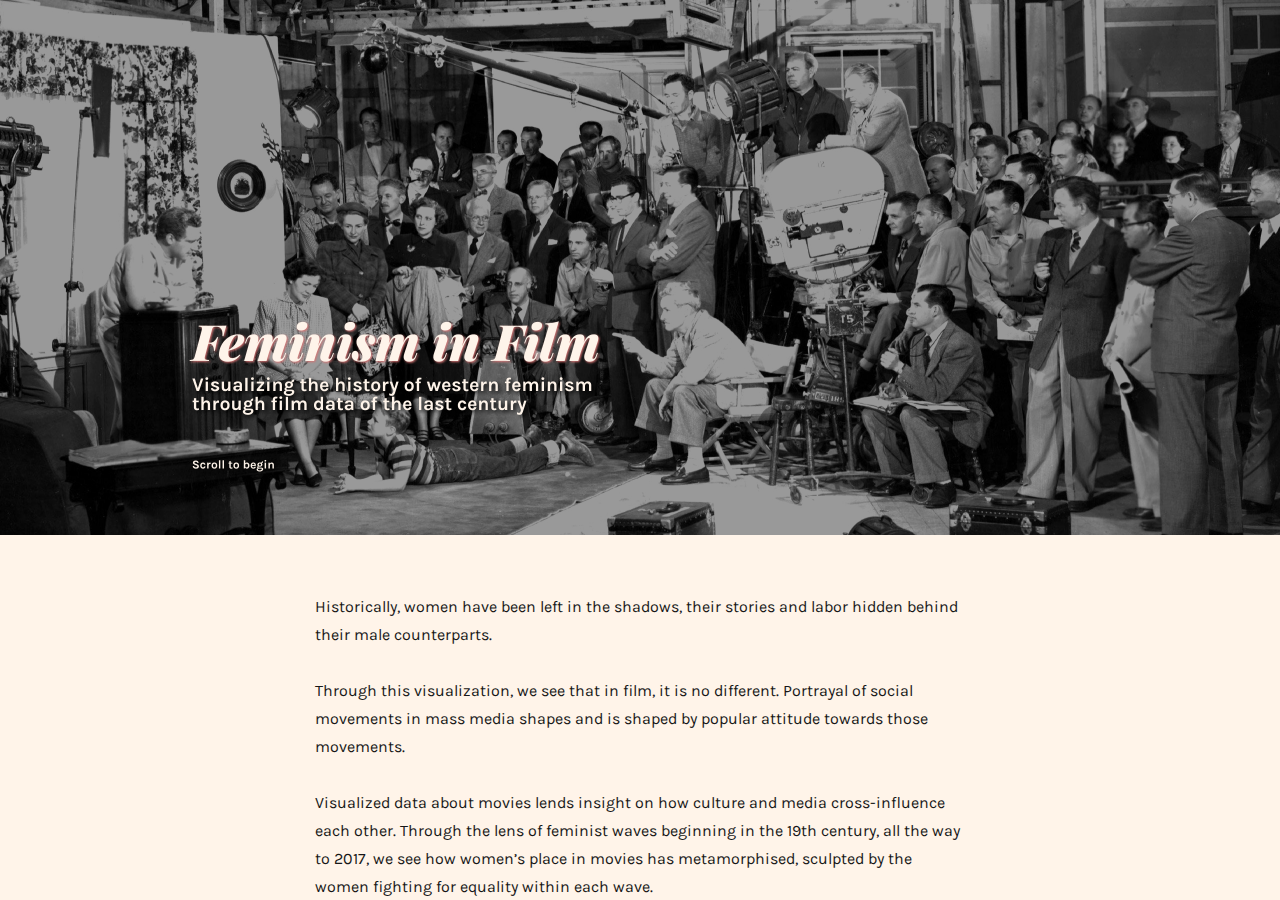
<file: index.html>
<!DOCTYPE html>
<html>

<head>
  <title>Feminism in Film</title>
  <style type="text/css">
    html {
      overflow: auto;
    }

    html,
    body,
    div,
    iframe {
      margin: 0px;
      padding: 0px;
      height: 100%;
      border: none;
    }

    iframe {
      display: block;
      width: 100%;
      border: none;
      overflow-y: auto;
      overflow-x: hidden;
    }
  </style>
</head>

<body>
  <iframe src="final_vis/index.html" frameborder="0" marginheight="0" marginwidth="0" width="100%" height="100%" scrolling="auto">
  </iframe>

</body>

</html>
</file>
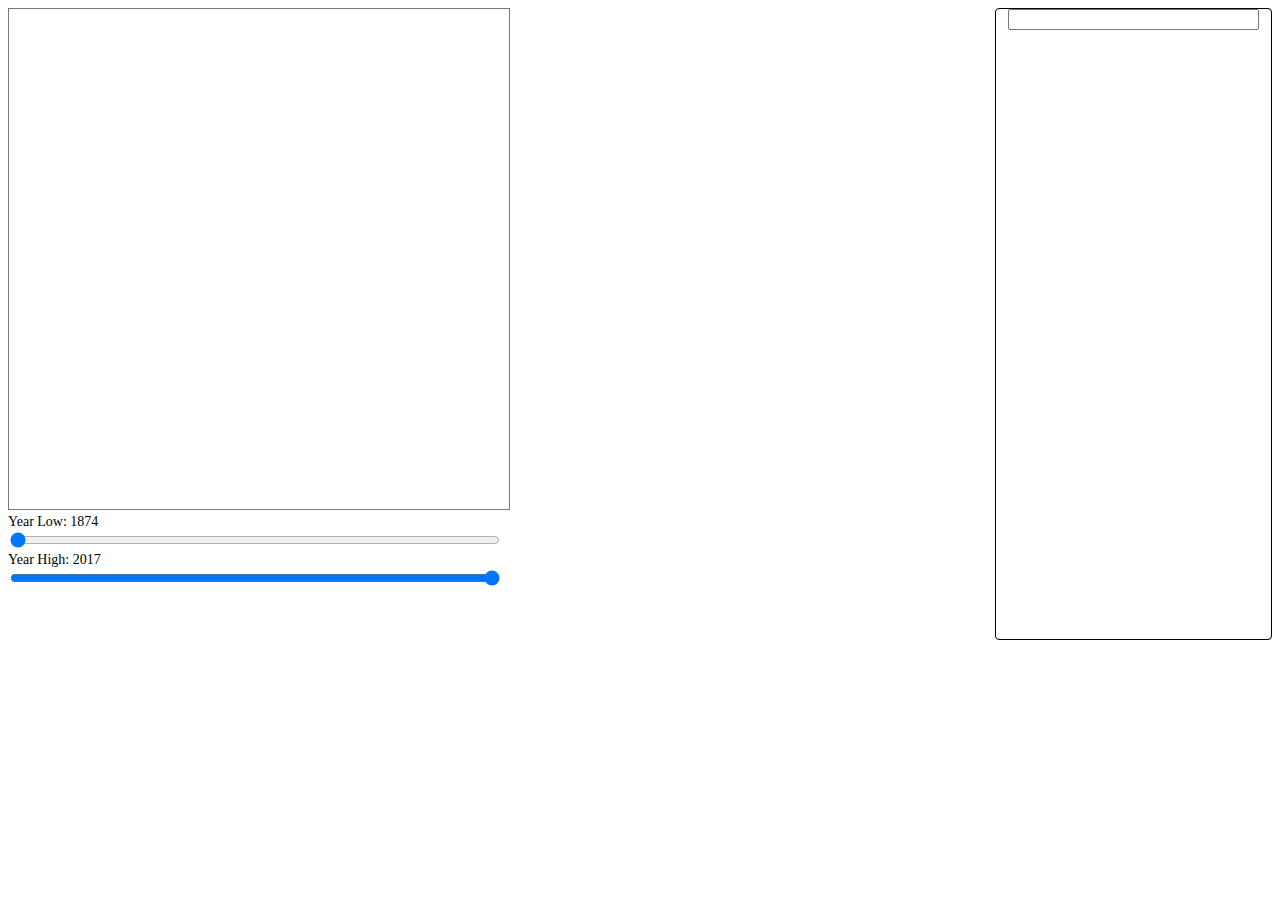
<file: exploration_vis/index.html>
<!DOCTYPE HTML>
<html lang="en">

<head>
  <meta charset="UTF-8">
  <title>Exploration</title>
  <link rel="stylesheet" href="./style.css">
</head>

<body>
  <div class="explore-div-justgraphs">
    <div id=leftcol>
      <svg id="heatmap_svg" class="heatmap" width="500" height="500" style="border: 1px solid #777;" />
      <div class="controls-container">
        <label for="year-low" id="year-low-label">Year Low: 1874</label>
        <input class="date-slider" id="year-low" type="range" min="1920" max="2017" step="1" value="1920" oninput="buildHeatMap.changeYearLow(this.value)">
        <label for="year-high" id="year-high-label">Year High: 2017</label>
        <input class="date-slider" id="year-high" type="range" min="1920" max="2017" step="1" value="2017" oninput="buildHeatMap.changeYearHigh(this.value)">
      </div>
    </div>
    <div id=rightcol>
      <input type="text" id="searchbox" oninput="buildHeatMap.changeSearch(this.value)">
      <div class="tagfilter" />
    </div>
  </div>
</body>

<script src="//d3js.org/d3.v5.min.js"></script>
<script src="./main.js"></script>

</html>
</file>
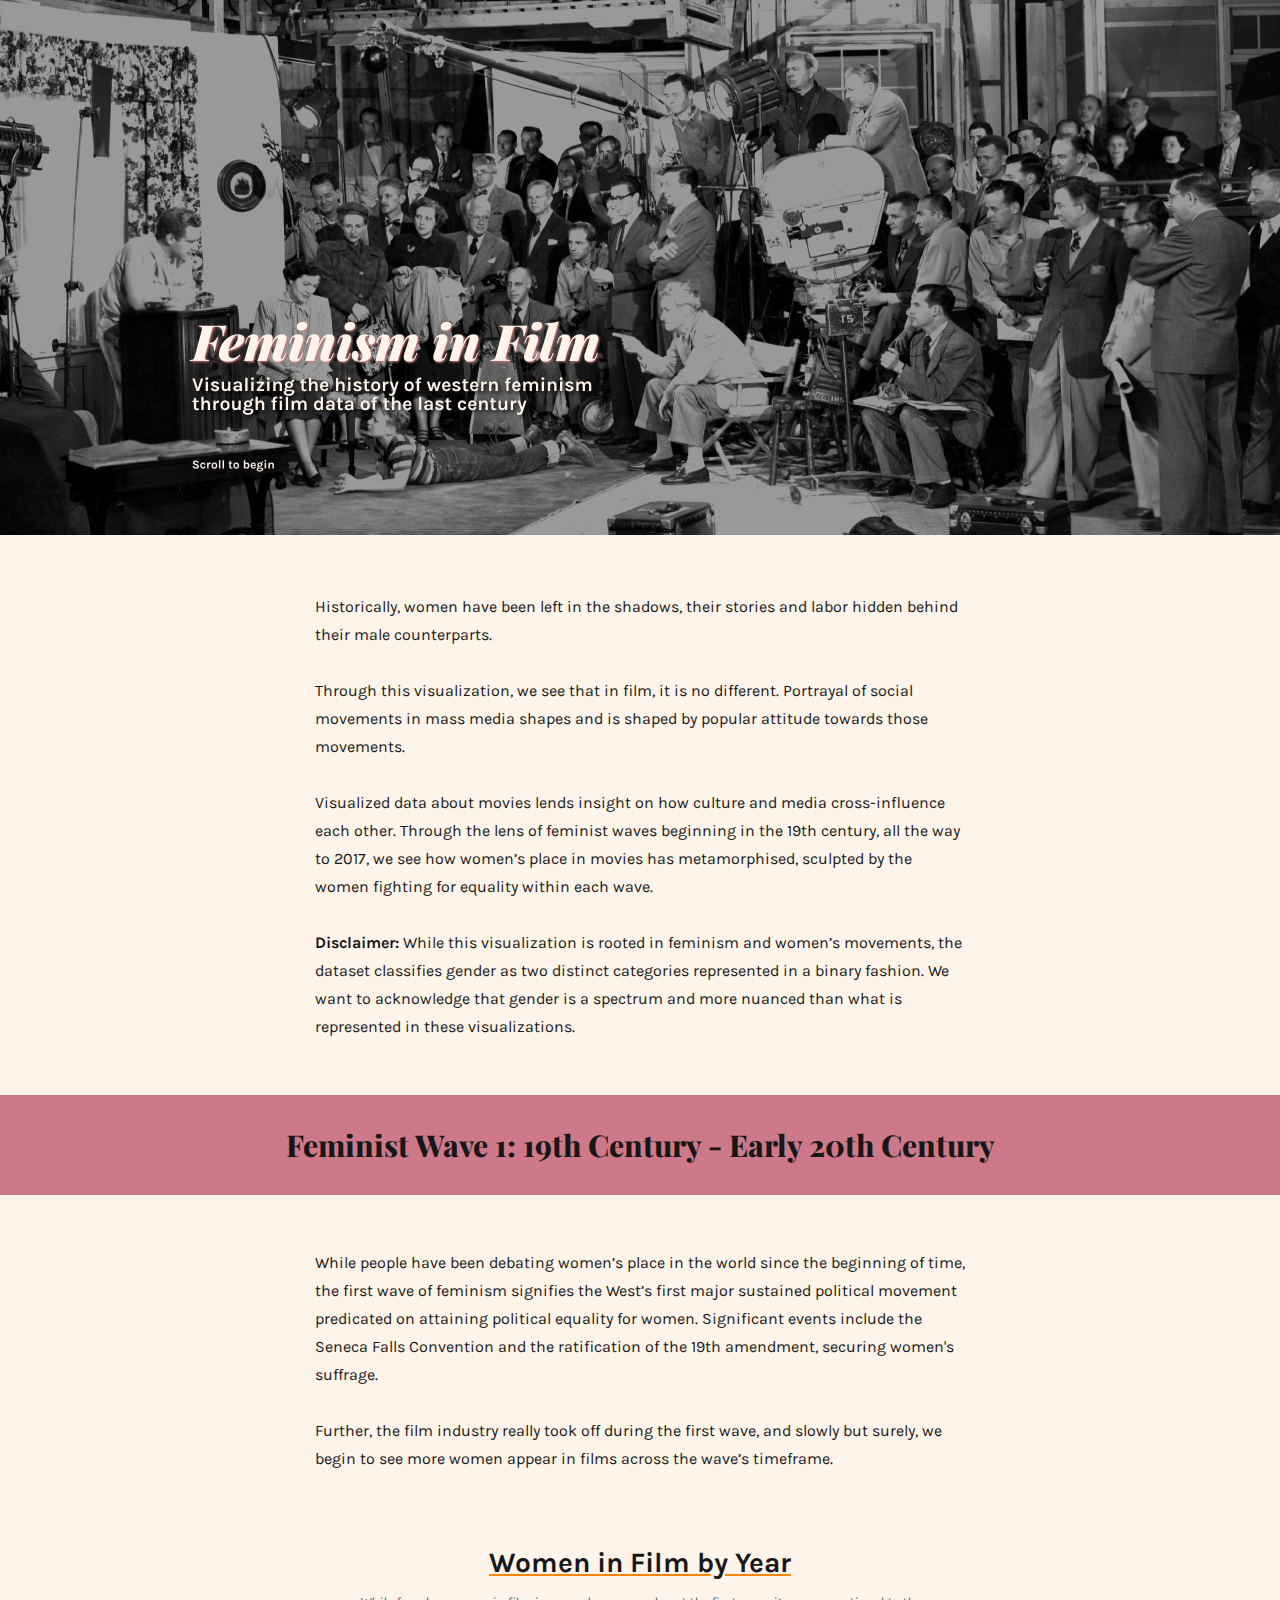
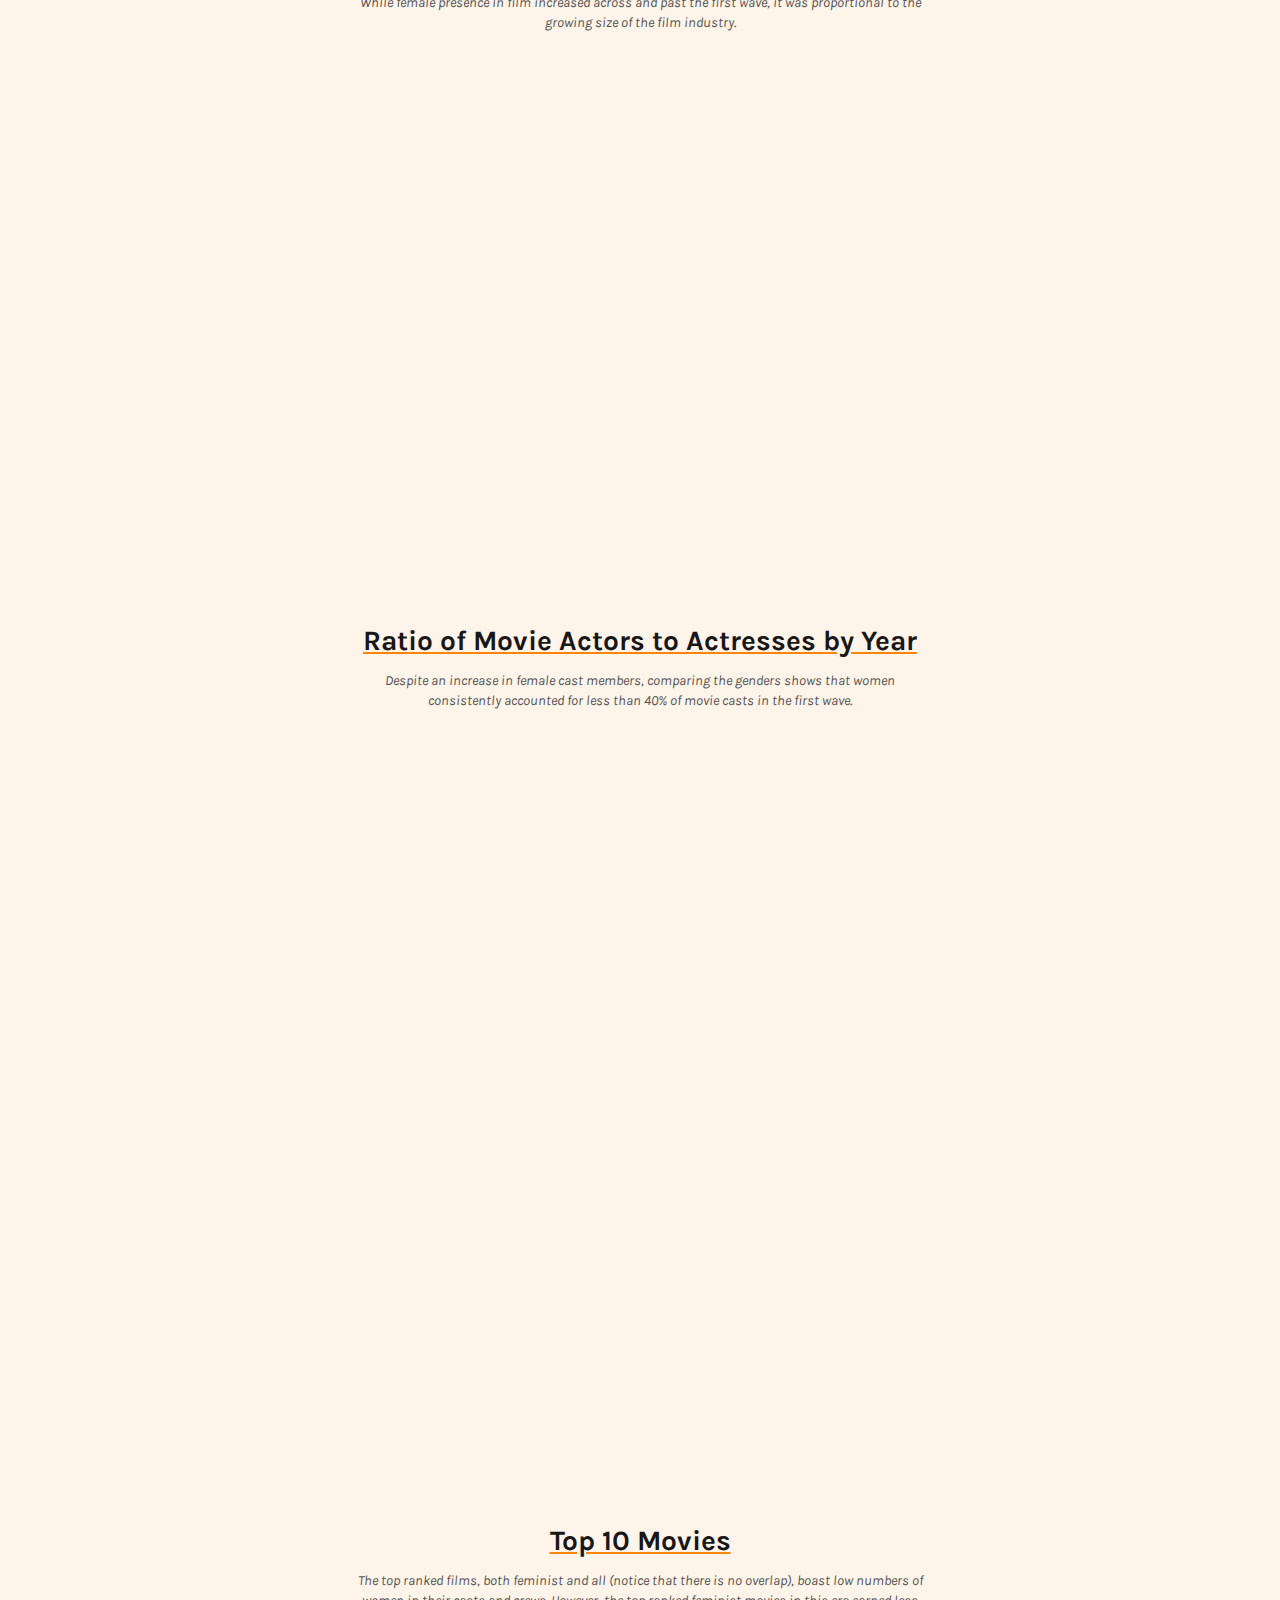
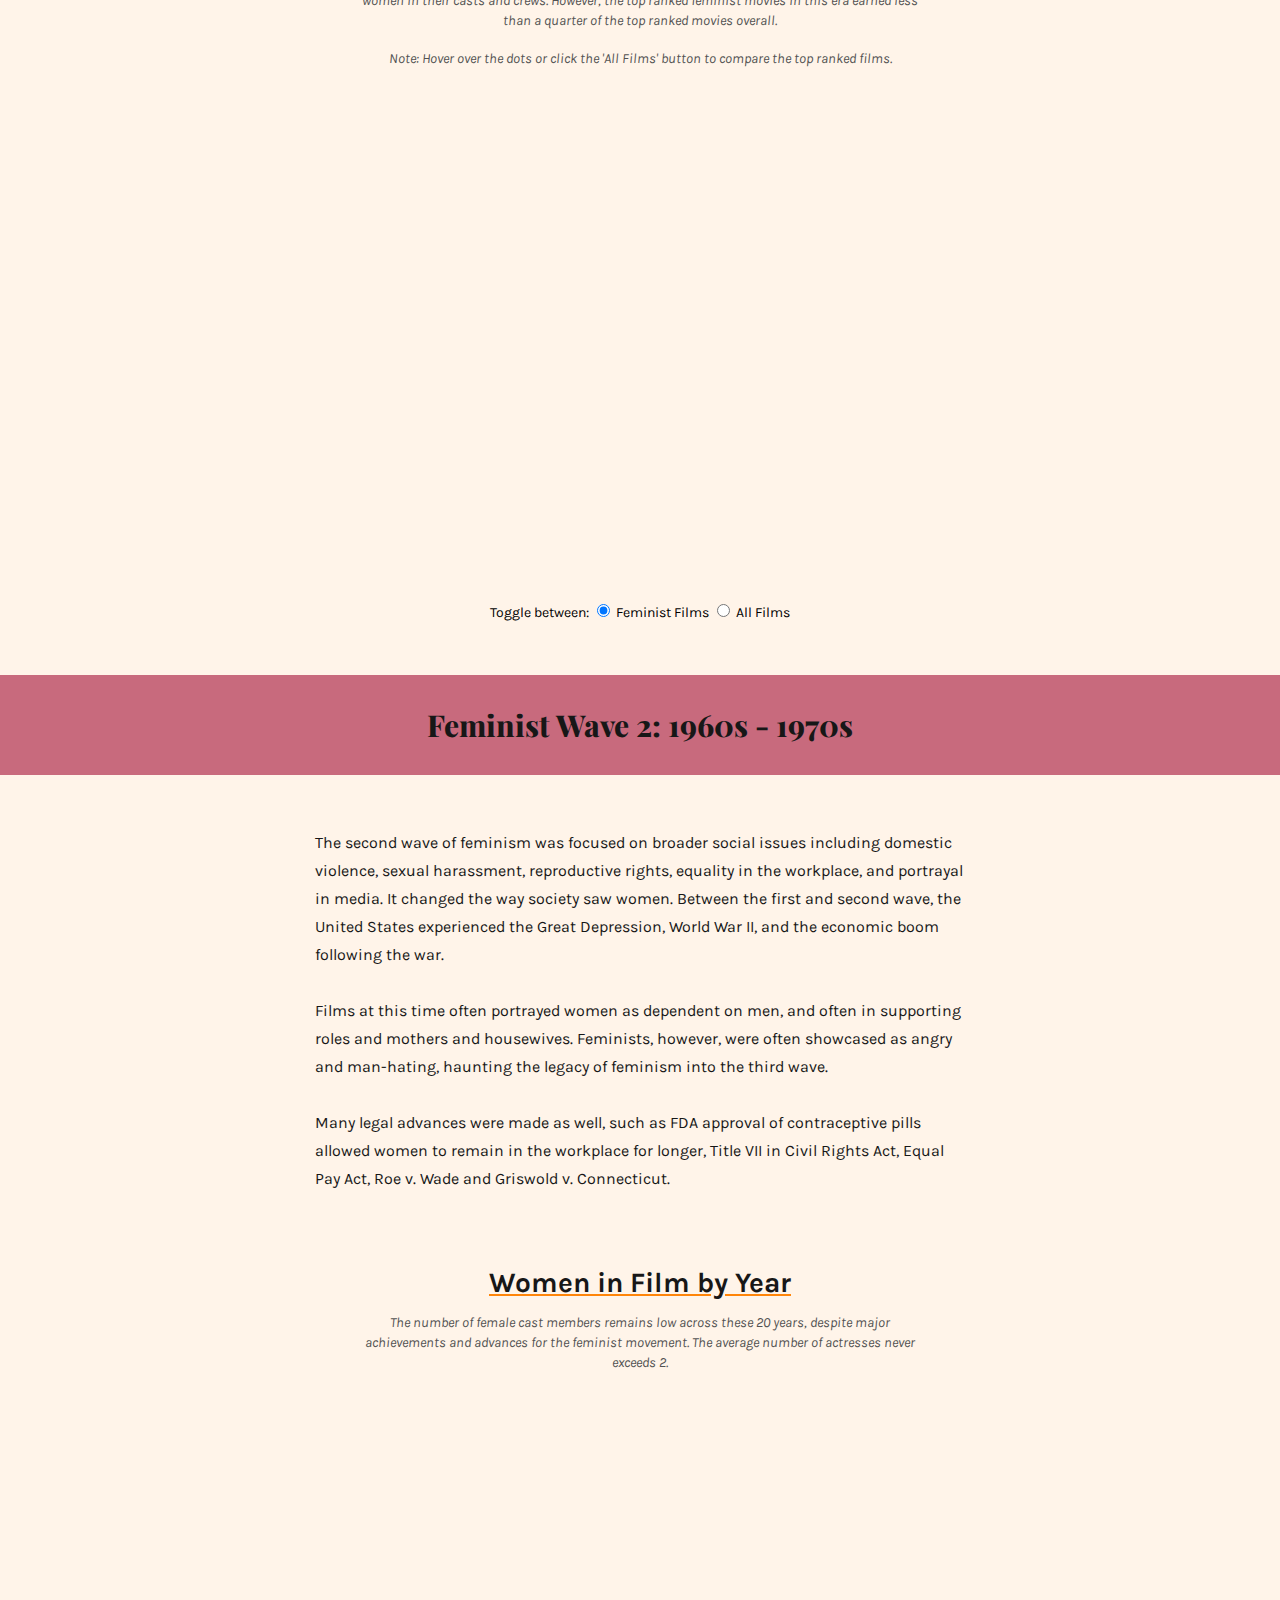
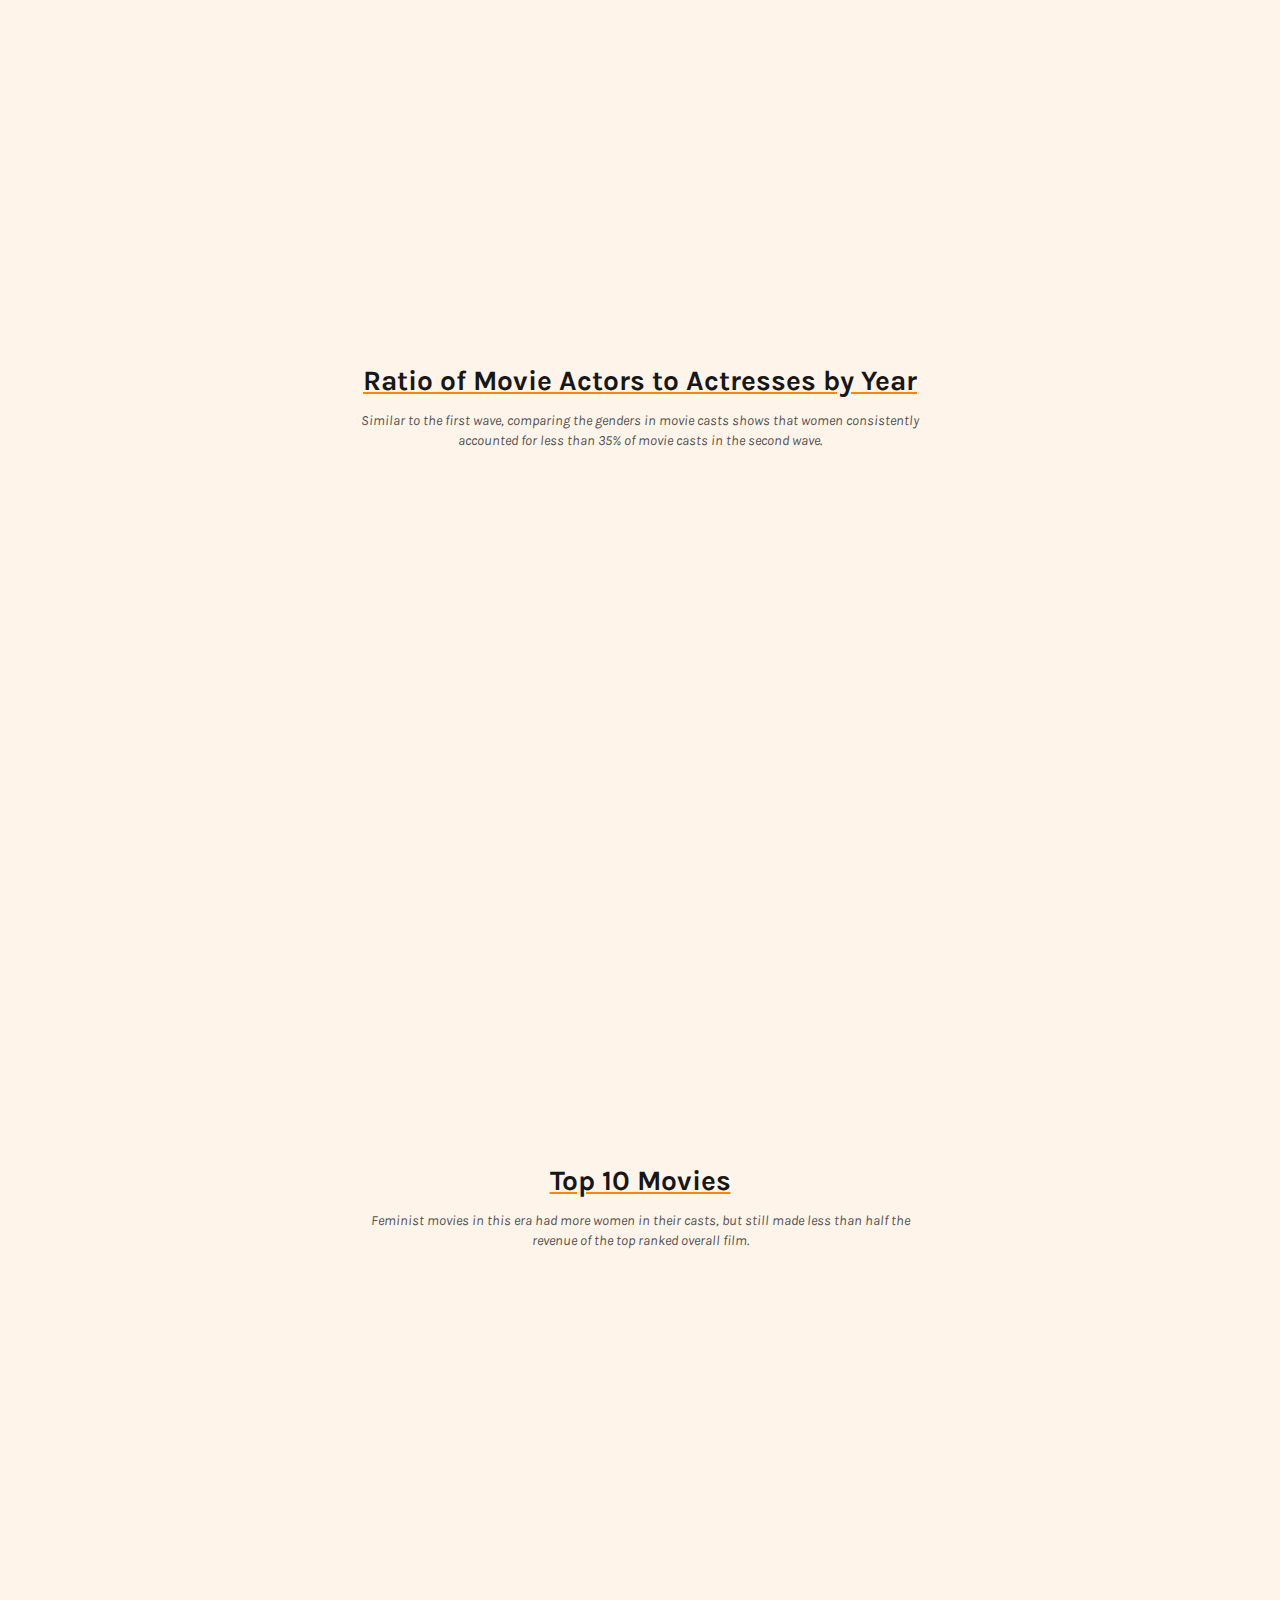
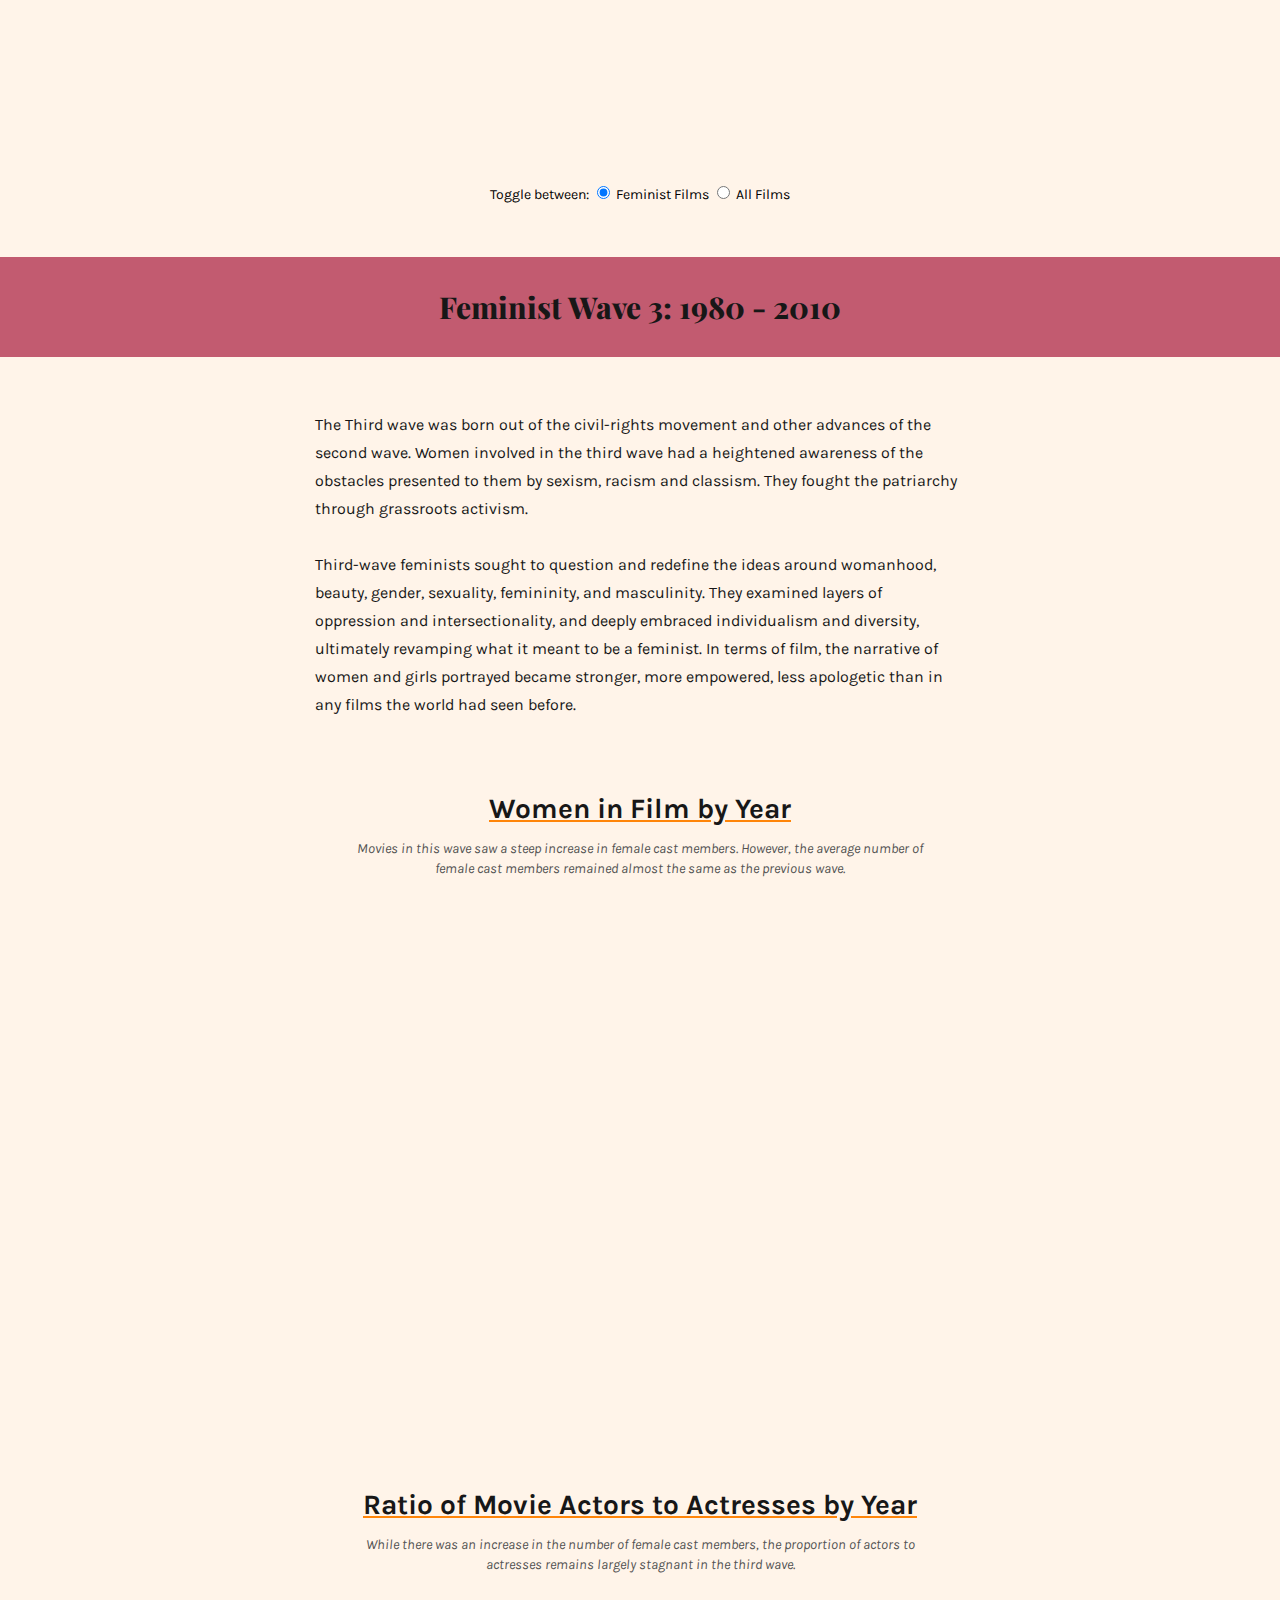
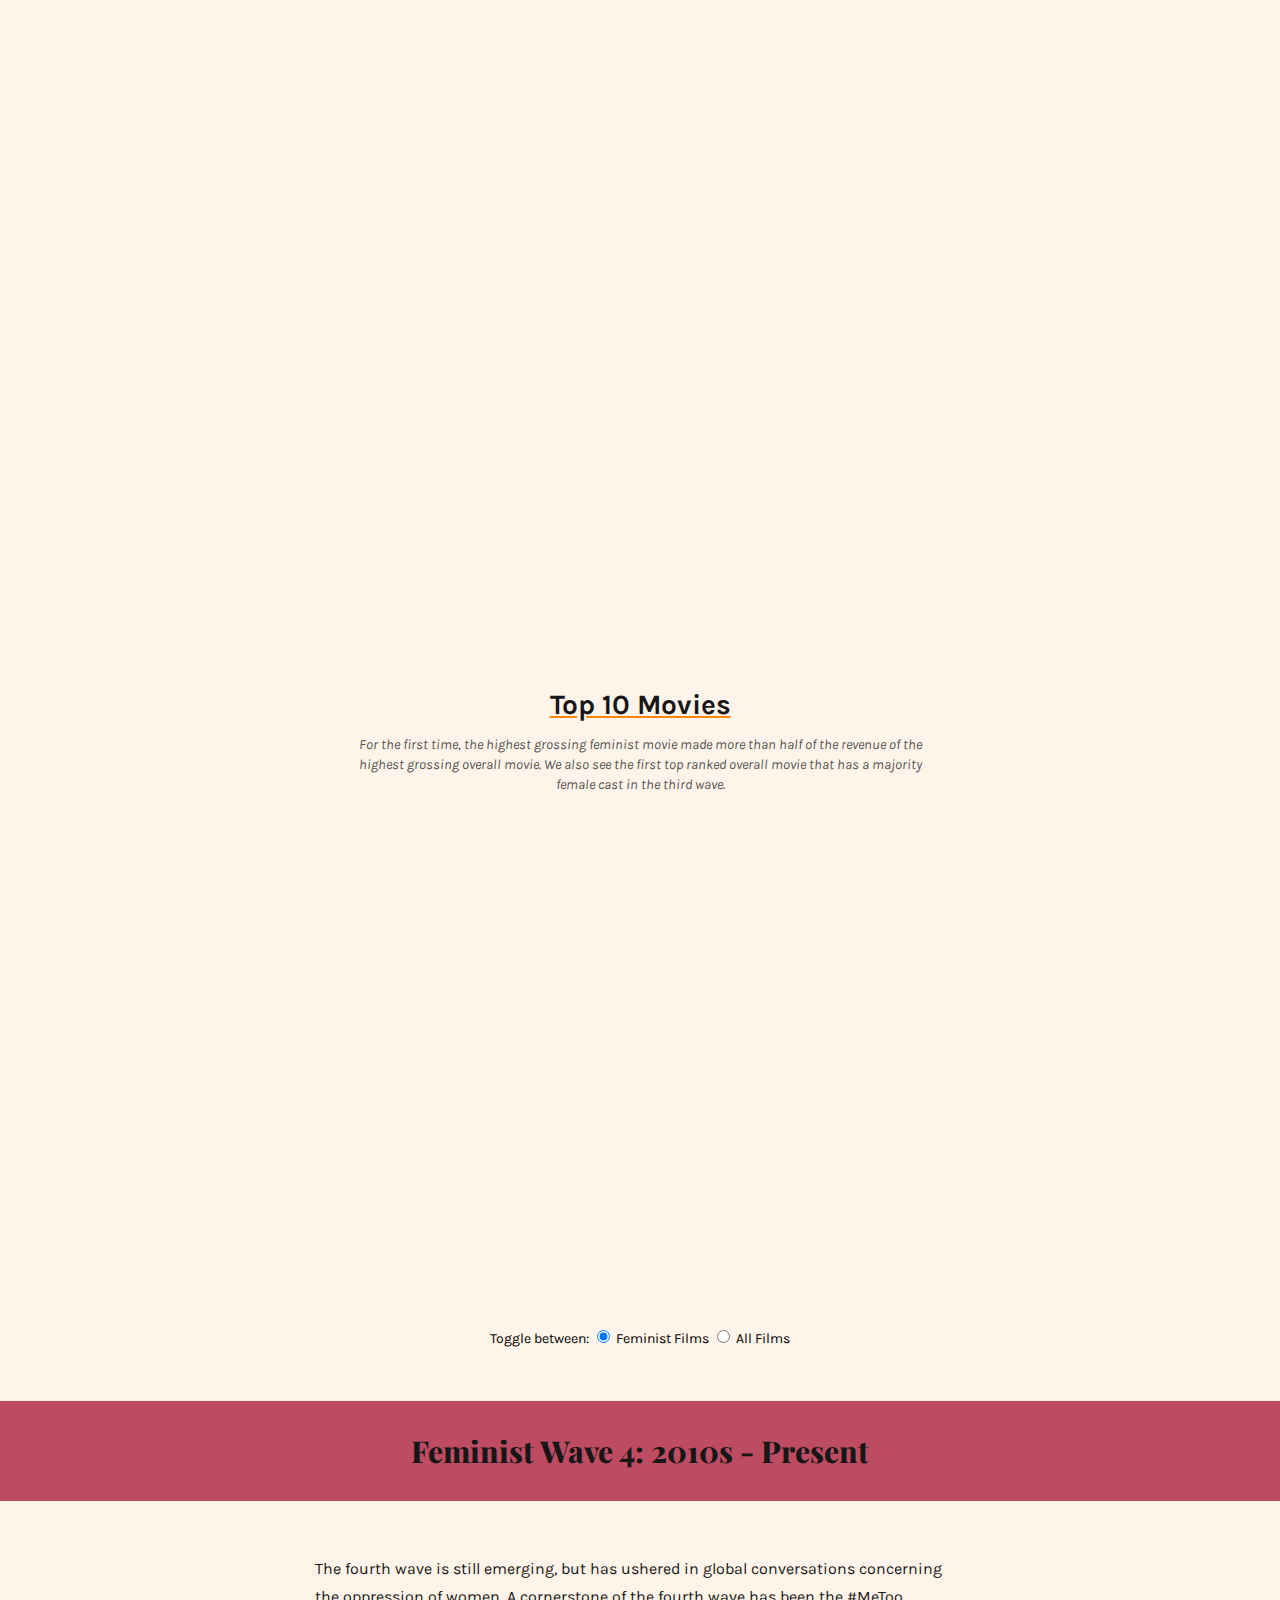
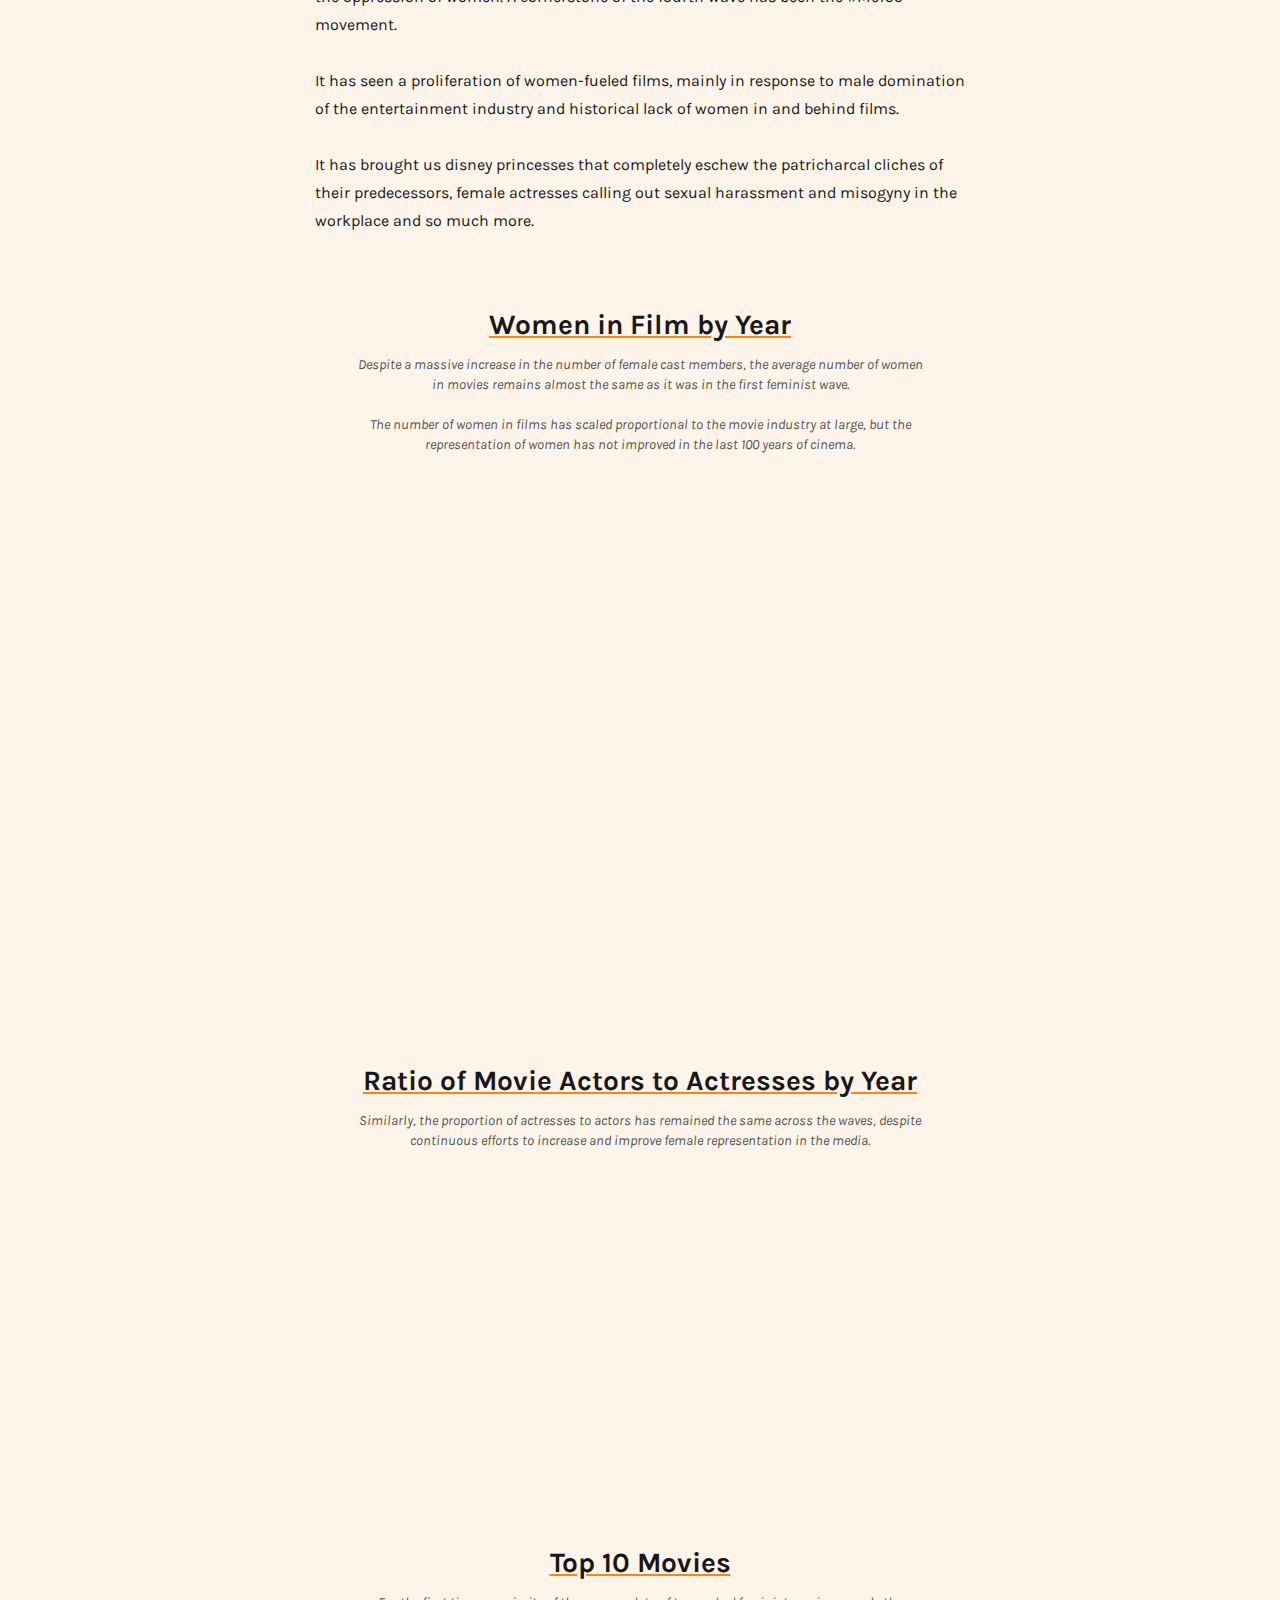
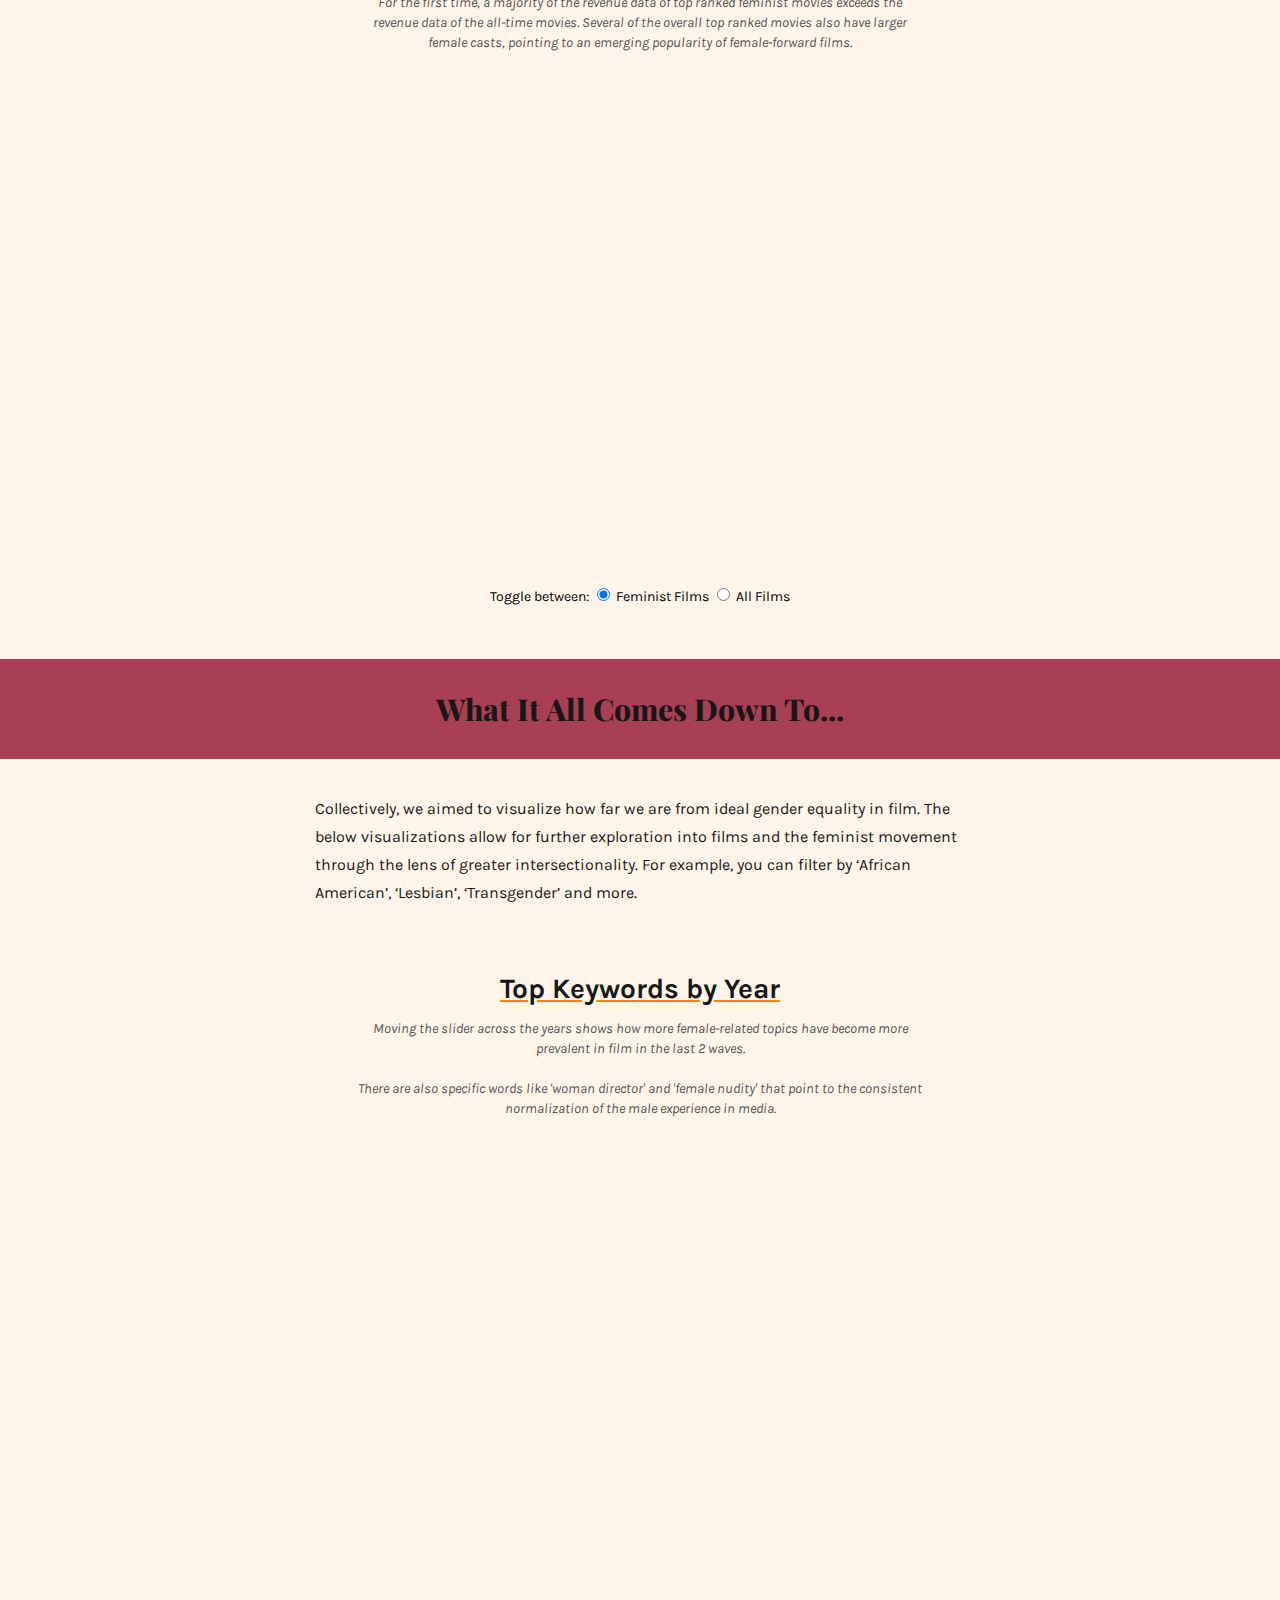
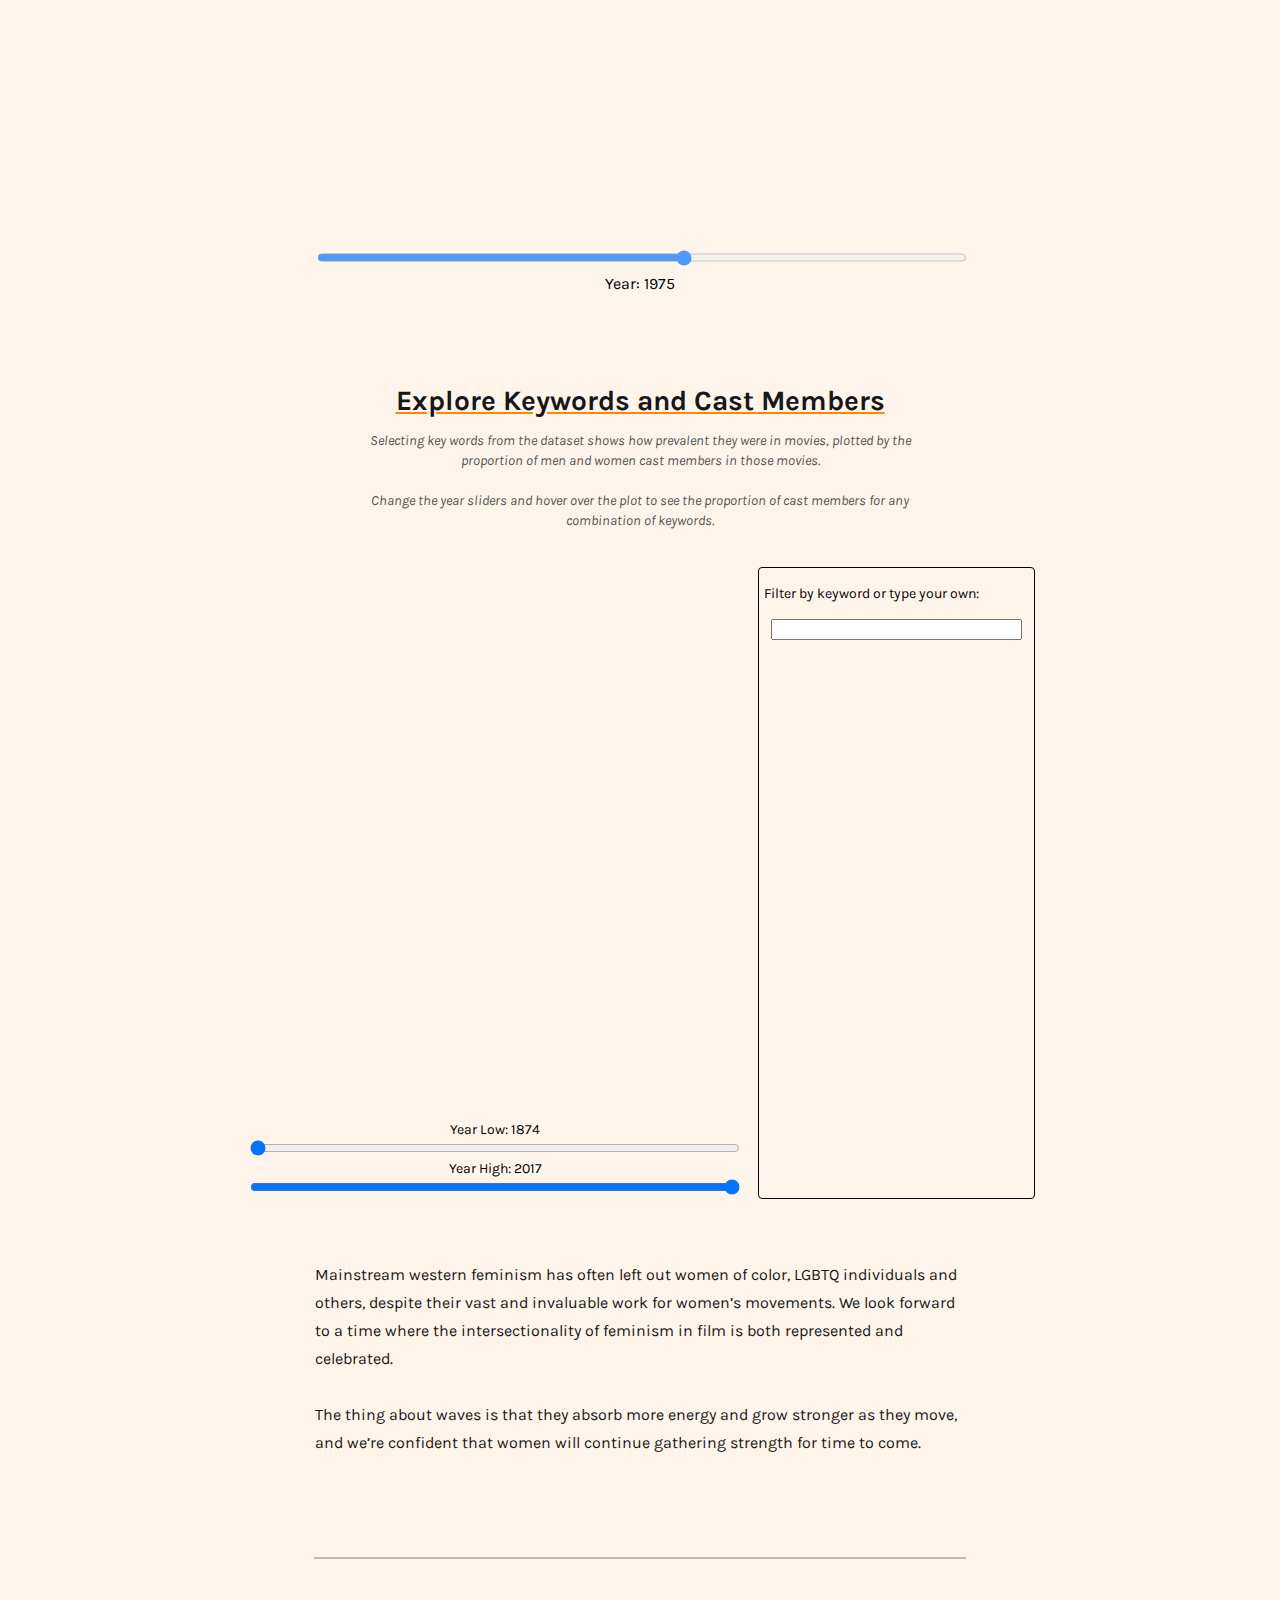
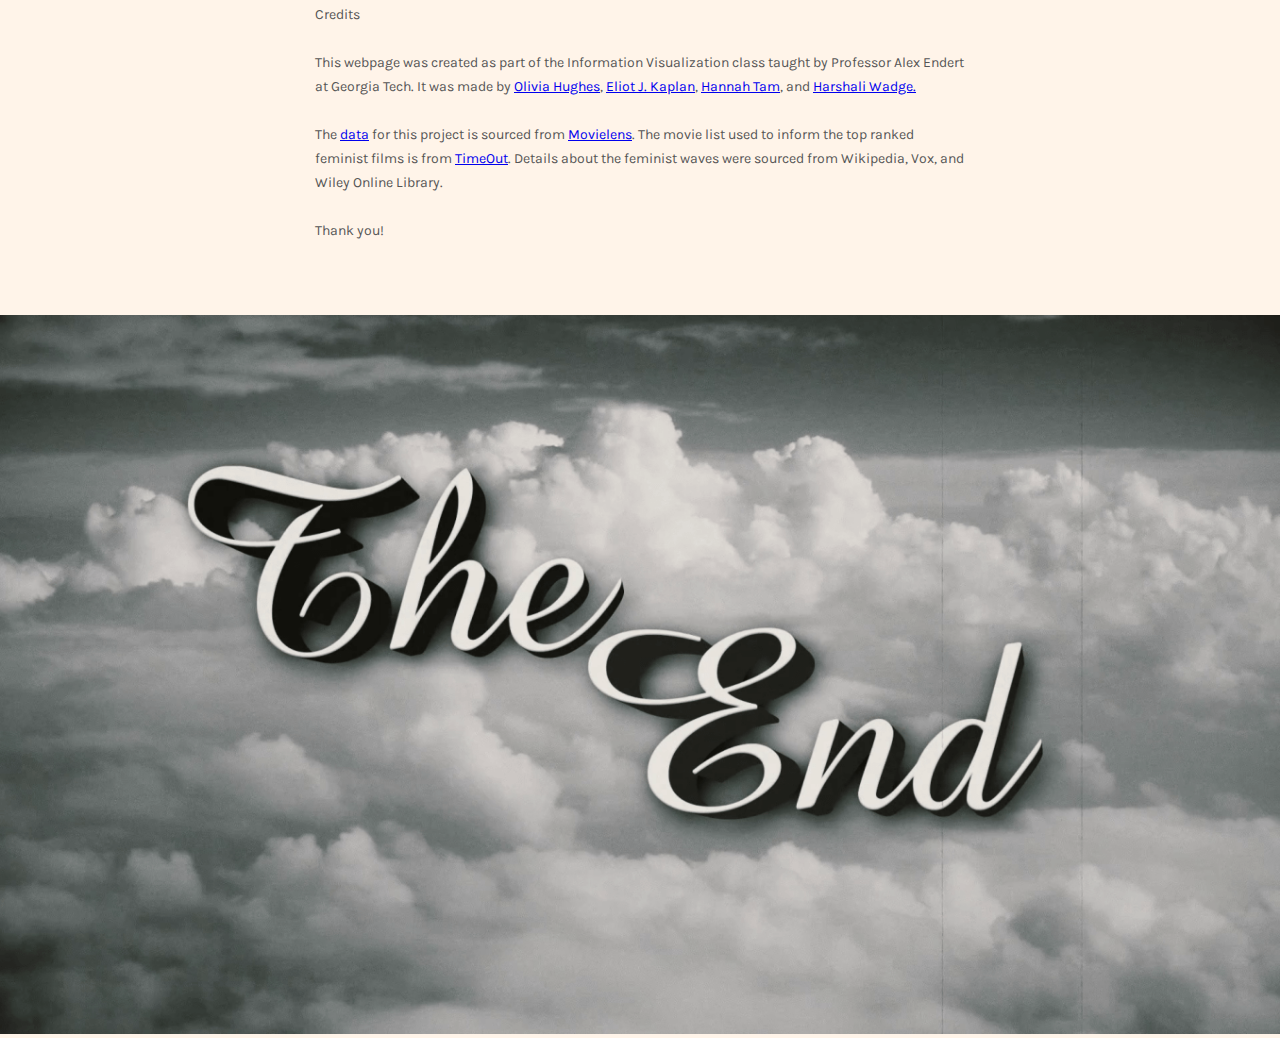
<file: final_vis/index.html>
<!DOCTYPE HTML>
<html lang="en">

<head>
  <meta charset="UTF-8">
  <title>Feminism in Film Visualization</title>
  <link rel="stylesheet" href="../olivia/style.css">
  <link rel="stylesheet" href="../poster_vis/style.css">
  <link rel="stylesheet" href="../keywords_through_time/style.css">
  <link rel="stylesheet" href="../exploration_vis/style.css">
  <link rel="stylesheet" href="style.css">
  <link href='https://fonts.googleapis.com/css?family=Playfair+Display:400,500,600,700,800,900' rel='stylesheet' type='text/css'>
  <link href='https://fonts.googleapis.com/css?family=Karla:400,700' rel='stylesheet' type='text/css'>
</head>

<body style="background-color: #FFF4E9; border:0; outline:0; margin:0; padding:0;">
  <img src="male_film_set_cropped.jpg" alt="photo" object-fit="cover" width="100%">

  <div id="intro" class="container">
    <br>
    <br>
    <br>
    <h4 class="child">Historically, women have been left in the shadows, their stories and labor hidden behind their male counterparts.
      <br>
      <br>
      Through this visualization, we see that in film, it is no different. Portrayal of social movements in mass media shapes and is shaped by popular attitude towards those movements.
      <br>
      <br>
      Visualized data about movies lends insight on how culture and media cross-influence each other. Through the lens of feminist waves beginning in the 19th century, all the way to 2017, we see how women’s place in movies has metamorphised,
      sculpted by the women fighting for equality within each wave.
      <br>
      <br>
      <b>Disclaimer:</b> While this visualization is rooted in feminism and women’s movements, the dataset classifies gender as two distinct categories represented in a binary fashion. We want to acknowledge that gender is a spectrum and more nuanced
      than what is represented in these visualizations.
    </h4>
  </div>
  <br>
  <br>
  <br>

  <div id="wave1" width="100%">
    <h1 class="container" width="100%" style="background-color: #CD798A">Feminist Wave 1: 19th Century - Early 20th Century</h1>
    <br>
    <br>
    <br>
    <h4 class="child">While people have been debating women’s place in the world since the beginning of time, the first wave of feminism signifies the West’s first major sustained political movement predicated on attaining political equality for
      women. Significant events include the Seneca Falls Convention and the ratification of the 19th amendment, securing women's suffrage.
      <br>
      <br>
      Further, the film industry really took off during the first wave, and slowly but surely, we begin to see more women appear in films across the wave’s timeframe.
    </h4>
    <br>
    <br>
    <div id="wave1graphs" class="container">
      <div id="olivia_div" style="text-align: center">
        <br>
        <br>
        <h2 class="child">Women in Film by Year</h2>
        <h3 class="child">While female presence in film increased across and past the first wave, it was proportional to the growing size of the film industry.</h3>
        <svg id="olivia_div1" width="1180" height="550" style="background-color: #FFF4E9;" />
      </div>
      <div id="harshali_div" style="text-align: center">
        <br>
        <br>
        <h2 class="child">Ratio of Movie Actors to Actresses by Year</h2>
        <h3 class="child caption">Despite an increase in female cast members, comparing the genders shows that women consistently accounted for less than 40% of movie casts in the first wave. </h3>
        <br>
        <br>
        <svg id="harshali_div1" width="800" height="700" style="border: 1px solid #777; background-color: ##FFF4E9; border: none" />
      </div>
      <div id="hannah_div" style="text-align: center">
        <br>
        <br>
        <br>
        <br>
        <h2 class="child">Top 10 Movies</h2>
        <h3 class="child caption">The top ranked films, both feminist and all (notice that there is no overlap), boast low numbers of women in their casts and crews. However, the top ranked feminist movies in this era earned less than a quarter of
          the top ranked movies overall. </h3>
        <br>
        <h3 class="child caption">Note: Hover over the dots or click the 'All Films' button to compare the top ranked films. </h3>
        <br>
        <svg id="hannah_div1" width="1180" height="510" />
        <form class="formstyling">
          Toggle between:
          <input type="radio" name="poster_wave1_radio" value="feminist" onclick="buildTopRanked1.updateData(this.value)" checked> Feminist Films
          <input type="radio" name="poster_wave1_radio" value="all" onclick="buildTopRanked1.updateData(this.value)"> All Films
        </form>
      </div>
    </div>
    <br>
    <br>
    <br>
  </div>


  <div id="wave2" width="100%">
    <h1 class="container" width="100%" style="background-color: #C86A7D">Feminist Wave 2: 1960s - 1970s</h1>
    <br>
    <br>
    <br>
    <h4 class="child">The second wave of feminism was focused on broader social issues including domestic violence, sexual harassment, reproductive rights, equality in the workplace, and portrayal in media. It changed the way society saw women.
      Between the first and second wave, the United States experienced the Great Depression, World War II, and the economic boom following the war.
      <br>
      <br>
      Films at this time often portrayed women as dependent on men, and often in supporting roles and mothers and housewives. Feminists, however, were often showcased as angry and man-hating, haunting the legacy of feminism into the third wave.
      <br>
      <br>
      Many legal advances were made as well, such as FDA approval of contraceptive pills allowed women to remain in the workplace for longer, Title VII in Civil Rights Act, Equal Pay Act, Roe v. Wade and Griswold v. Connecticut.
    </h4>
    <br>
    <br>
    <div id="wave2graphs" class="container">
      <div id="olivia_div" style="text-align: center">
        <br>
        <br>
        <h2 class="child">Women in Film by Year</h2>
        <h3 class="child">The number of female cast members remains low across these 20 years, despite major achievements and advances for the feminist movement. The average number of actresses never exceeds 2. </h3>
        <svg id="olivia_div2" width="1180" height="550" style="background-color: #FFF4E9;" />
      </div>
      <div id="harshali_div" style="text-align: center">
        <br>
        <br>
        <h2 class="child">Ratio of Movie Actors to Actresses by Year</h2>
        <h3 class="child caption">Similar to the first wave, comparing the genders in movie casts shows that women consistently accounted for less than 35% of movie casts in the second wave. </h3>
        <br>
        <br>
        <svg id="harshali_div2" width="800" height="600" style="border: 1px solid #777; background-color: ##FFF4E9; border: none" />
      </div>
      <div id="hannah_div" style="text-align: center">
        <br>
        <br>
        <br>
        <br>
        <h2 class="child">Top 10 Movies</h2>
        <h3 class="child caption">Feminist movies in this era had more women in their casts, but still made less than half the revenue of the top ranked overall film. </h3>
        <br>
        <svg id="hannah_div2" width="1180" height="510" />
        <form class="formstyling">
          Toggle between:
          <input type="radio" name="poster_wave2_radio" value="feminist" onclick="buildTopRanked2.updateData(this.value)" checked> Feminist Films
          <input type="radio" name="poster_wave2_radio" value="all" onclick="buildTopRanked2.updateData(this.value)"> All Films
        </form>
      </div>
    </div>
    <br>
    <br>
    <br>
  </div>


  <div id="wave3" width="100%">
    <h1 class="container" width="100%" style="background-color: #C25B70">Feminist Wave 3: 1980 - 2010</h1>
    <br>
    <br>
    <br>
    <h4 class="child">The Third wave was born out of the civil-rights movement and other advances of the second wave. Women involved in the third wave had a heightened awareness of the obstacles presented to them by sexism, racism and classism. They
      fought the patriarchy through grassroots activism.
      <br>
      <br>
      Third-wave feminists sought to question and redefine the ideas around womanhood, beauty, gender, sexuality, femininity, and masculinity. They examined layers of oppression and intersectionality, and deeply embraced individualism and diversity,
      ultimately revamping what it meant to be a feminist. In terms of film, the narrative of women and girls portrayed became stronger, more empowered, less apologetic than in any films the world had seen before.
    </h4>
    <br>
    <br>
    <div id="wave3graphs" class="container">
      <div id="olivia_div" style="text-align: center">
        <br>
        <br>
        <h2 class="child">Women in Film by Year</h2>
        <h3 class="child">Movies in this wave saw a steep increase in female cast members. However, the average number of female cast members remained almost the same as the previous wave.</h3>
        <svg id="olivia_div3" width="1180" height="550" style="background-color: #FFF4E9;" />
      </div>
      <div id="harshali_div" style="text-align: center">
        <br>
        <br>
        <br>
        <h2 class="child">Ratio of Movie Actors to Actresses by Year</h2>
        <h3 class="child caption">While there was an increase in the number of female cast members, the proportion of actors to actresses remains largely stagnant in the third wave. </h3>
        <br>
        <br>
        <svg id="harshali_div3" width="800" height="600" style="border: 1px solid #777; background-color: ##FFF4E9; border: none" />
      </div>
      <div id="hannah_div" style="text-align: center">
        <br>
        <br>
        <br>
        <br>
        <h2 class="child">Top 10 Movies</h2>
        <h3 class="child caption"> For the first time, the highest grossing feminist movie made more than half of the revenue of the highest grossing overall movie. We also see the first top ranked overall movie that has a majority female cast in the
          third wave.</h3>
        <br>
        <svg id="hannah_div3" width="1180" height="510" />
        <form class="formstyling">
          Toggle between:
          <input type="radio" name="poster_wave3_radio" value="feminist" onclick="buildTopRanked3.updateData(this.value)" checked> Feminist Films
          <input type="radio" name="poster_wave3_radio" value="all" onclick="buildTopRanked3.updateData(this.value)"> All Films
        </form>
      </div>
    </div>
    <br>
    <br>
    <br>
  </div>


  <div id="wave4" width="100%">
    <h1 class="container" width="100%" style="background-color: #BD4C63">Feminist Wave 4: 2010s - Present</h1>
    <br>
    <br>
    <br>
    <h4 class="child">The fourth wave is still emerging, but has ushered in global conversations concerning the oppression of women. A cornerstone of the fourth wave has been the #MeToo movement.
      <br>
      <br>
      It has seen a proliferation of women-fueled films, mainly in response to male domination of the entertainment industry and historical lack of women in and behind films.
      <br>
      <br>
      It has brought us disney princesses that completely eschew the patricharcal cliches of their predecessors, female actresses calling out sexual harassment and misogyny in the workplace and so much more.
    </h4>
    <br>
    <br>
    <div id="wave4graphs" class="container">
      <div id="olivia_div" style="text-align: center">
        <br>
        <br>
        <h2 class="child">Women in Film by Year</h2>
        <h3 class="child">Despite a massive increase in the number of female cast members, the average number of women in movies remains almost the same as it was in the first feminist wave.
          <br>
          <br>
          The number of women in films has scaled proportional to the movie industry at large, but the representation of women has not improved in the last 100 years of cinema.
        </h3>
        <svg id="olivia_div4" width="600" height="550" style="background-color: #FFF4E9; margin-left: 25px" />
      </div>
      <div id="harshali_div" style="text-align: center">
        <br>
        <br>
        <br>
        <h2 class="child">Ratio of Movie Actors to Actresses by Year</h2>
        <h3 class="child caption"> Similarly, the proportion of actresses to actors has remained the same across the waves, despite continuous efforts to increase and improve female representation in the media. </h3>
        <br>
        <br>
        <svg id="harshali_div4" width="800" height="300" style="border: 1px solid #777; background-color: ##FFF4E9; border: none" />
      </div>
      <div id="hannah_div" style="text-align: center">
        <br>
        <br>
        <br>
        <h2 class="child">Top 10 Movies</h2>
        <h3 class="child caption">For the first time, a majority of the revenue data of top ranked feminist movies exceeds the revenue data of the all-time movies. Several of the overall top ranked movies also have larger female casts, pointing to an
          emerging popularity of female-forward films. </h3>
        <br>
        <svg id="hannah_div4" width="1180" height="510" />
        <form class="formstyling">
          Toggle between:
          <input type="radio" name="poster_wave4_radio" value="feminist" onclick="buildTopRanked4.updateData(this.value)" checked> Feminist Films
          <input type="radio" name="poster_wave4_radio" value="all" onclick="buildTopRanked4.updateData(this.value)"> All Films
        </form>
      </div>
    </div>
    <br>
    <br>
    <br>
  </div>


  <div id="conclusion" width="100%" style="text-align: center">
    <h1 class="container" width="100%" style="background-color: #A93F55">What It All Comes Down To...</h1>
    <br>
    <br>
    <h4 class="child"> Collectively, we aimed to visualize how far we are from ideal gender equality in film. The below visualizations allow for further exploration into films and the feminist movement through the lens of greater intersectionality.
      For example, you can filter by ‘African American’, ‘Lesbian’, ‘Transgender’ and more.
      <br>
      <br>
    </h4>

    <div id="conclusion-graphs" class='container' style="text-align: center ">
      <div id="eliot_div" style="text-align: center">
        <br>
        <br>
        <h2 class="child"> Top Keywords by Year</h2>
        <h3 class="child"> Moving the slider across the years shows how more female-related topics have become more prevalent in film in the last 2 waves.
          <br>
          <br>
          There are also specific words like 'woman director' and 'female nudity' that point to the consistent normalization of the male experience in media.
          <br>
          <br>
        </h3>
        <svg id="eliot_keywords" width="700" height="700" style="border: 1px solid #777; text-align: center; border:none;" />
        <div class="slidecontainer child" style="text-align: center">
          <input type="range" min="1920" max="2017" value="1975" step="1" class="slider" id="yearRange" oninput="buildKeywords.changeYear(this.value)">
          <label for="yearRange" id="yearLabel">Year: 1975</label>
        </div>
      </div>


      <div class="explore-div" style='text-align: center; border: none;'>
        <br>
        <br>
        <br>
        <br>
        <br>
        <h2 class="child"> Explore Keywords and Cast Members</h2>
        <h3 class="child">
          Selecting key words from the dataset shows how prevalent they were in movies, plotted by the proportion of men and women cast members in those movies.
          <br>
          <br>
          Change the year sliders and hover over the plot to see the proportion of cast members for any combination of keywords.
        </h3>
        <br>
        <br>
        <div class="explore-div-justgraphs" style='text-align: center; border: none;'>
          <div id=leftcol>
            <svg id="heatmap_svg" class="heatmap" width="500" height="550" />
            <div class="controls-container">
              <label for="year-low" id="year-low-label">Year Low: 1874</label>
              <input class="date-slider" id="year-low" type="range" min="1920" max="2017" step="1" value="1920" oninput="buildHeatMap.changeYearLow(this.value)">
              <label for="year-high" id="year-high-label">Year High: 2017</label>
              <input class="date-slider" id="year-high" type="range" min="1920" max="2017" step="1" value="2017" oninput="buildHeatMap.changeYearHigh(this.value)">
            </div>
          </div>
          <div id=rightcol>
            <br>
            Filter by keyword or type your own:
            <br>
            <br>
            <input type="text" id="searchbox" oninput="buildHeatMap.changeSearch(this.value)">
            <br>
            <br>
            <div class="tagfilter" />
          </div>
        </div>
      </div> <!--   end of explore div just graphs -->
    </div> <!-- end of explore div -->
  </div> <!--   end of conclusion graphs div -->
  </div> <!--   end of conclusion div -->

  <div class="Credits" style="text-align: center; border: none; padding-top: 100px;">
    <br>
    <h4 class="child">
      Mainstream western feminism has often left out women of color, LGBTQ individuals and others, despite their vast and invaluable work for women’s movements. We look forward to a time where the intersectionality of feminism in film is both
      represented and celebrated.
      <br>
      <br>
      The thing about waves is that they absorb more energy and grow stronger as they move, and we’re confident that women will continue gathering strength for time to come.
      <br>
      <br>
      <br>
    </h4>
    <br>
    <br>
    <hr class="solid" style="border: 1px solid #bbb; width: 650px">
    <br>
    <br>
    <h5 class="child" style="color: #555555">
      Credits
      <br>
      <br>
      This webpage was created as part of the Information Visualization class taught by Professor Alex Endert at Georgia Tech. It was made by <a href="https://oliviahughes.design/">Olivia Hughes</a>, <a href="https://ekaplan.com/">Eliot J.
        Kaplan</a>, <a href="https://hannahtam.com/">Hannah Tam</a>, and <a href="https://pythonandthepurkinje.com/">Harshali Wadge.</a>
      <br>
      <br>
      The <a href="https://www.kaggle.com/rounakbanik/the-movies-dataset
      ">data</a> for this project is sourced from <a href="https://movielens.org/">Movielens</a>. The movie list used to inform the top ranked feminist films is from <a
        href="https://www.timeout.com/newyork/movies/best-feminist-movies-of-all-time">TimeOut</a>. Details about the feminist waves were sourced from Wikipedia, Vox, and Wiley Online Library.
      <br>
      <br>
      Thank you!
    </h5>
    <br>
    <br>
    <br>
    <br>
  </div>
  <img src="retro-the-end.png" alt="photo" object-fit="cover" width="100%">
</body>

<script src="//d3js.org/d3.v5.min.js"></script>
<script src="./d3-tip.js"></script>

<script src="../olivia/main.js"></script>
<script src="../olivia/wave2/main.js"></script>
<script src="../olivia/wave3/main.js"></script>
<script src="../olivia/wave4/main.js"></script>

<script src="../men_vs_women/main_wave1.js"></script>
<script src="../men_vs_women/main_wave2.js"></script>
<script src="../men_vs_women/main_wave3.js"></script>
<script src="../men_vs_women/main_wave4.js"></script>

<script src="../poster_vis/topwithlinking_wave1.js"></script>
<script src="../poster_vis/topwithlinking_wave2.js"></script>
<script src="../poster_vis/topwithlinking_wave3.js"></script>
<script src="../poster_vis/topwithlinking_wave4.js"></script>

<script src="../keywords_through_time/bubblev2.js"></script>
<script src="../exploration_vis/main.js"></script>

</html>
</file>
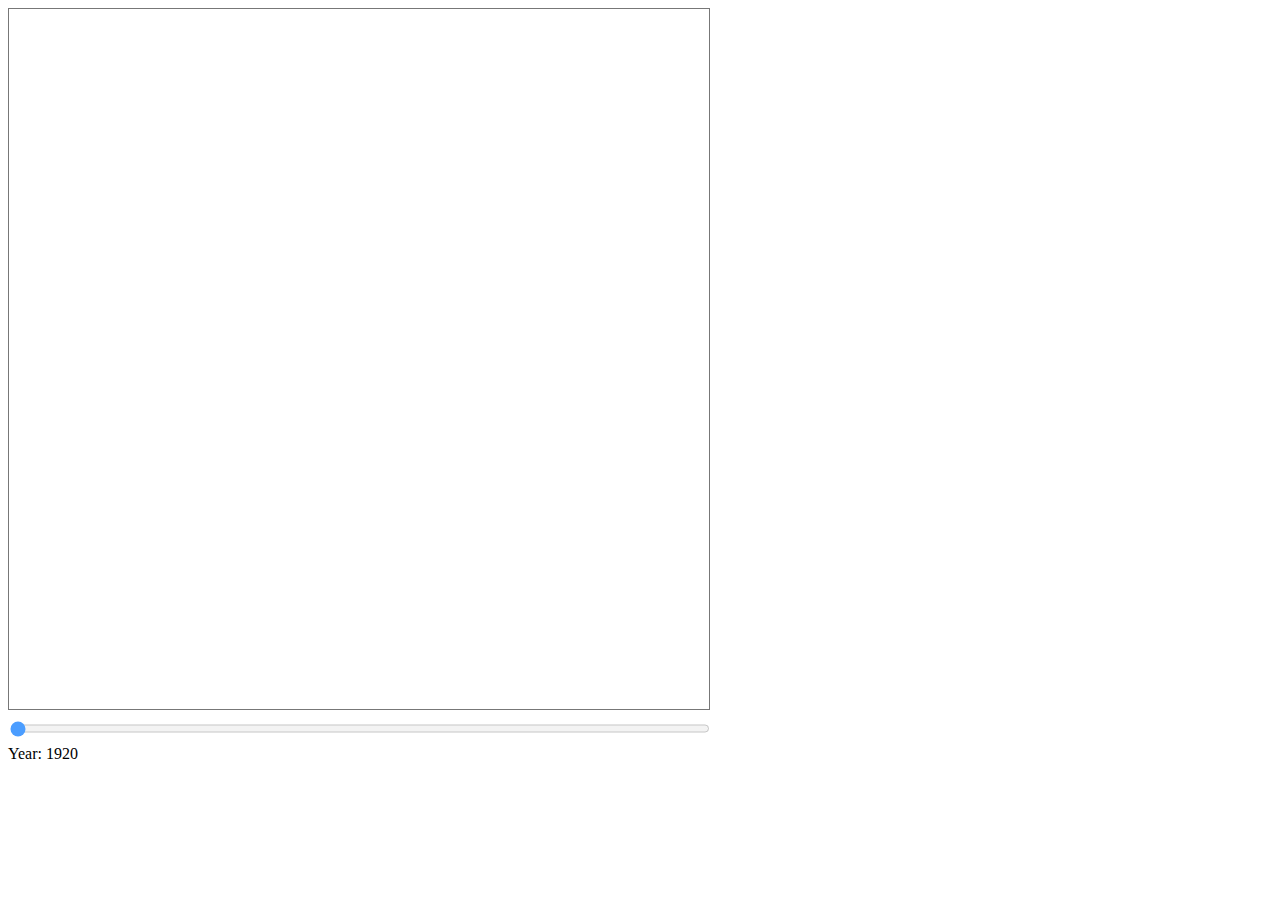
<file: keywords_through_time/index.html>
<!DOCTYPE HTML>
<html lang="en">

<head>
  <meta charset="UTF-8">
  <title>Movie Keywords By Year</title>
  <link rel="stylesheet" href="./style.css">
</head>

<body>
  <div id="main">
    <svg id="eliot_keywords" width="700" height="700" style="border: 1px solid #777;" />
    <br>
    <div class="slidecontainer">
      <input type="range" min="1920" max="2017" value="1920" step="1" class="slider" id="yearRange" oninput="buildKeywords.changeYear(this.value)">
      <label for="yearRange" id="yearLabel">Year: 1920</label>
    </div>
  </div>
</body>

<script src="//d3js.org/d3.v5.min.js"></script>
<script src="./bubblev2.js"></script>

</html>
</file>
<file: exploration_vis/style.css>
.explore-div-justgraphs {
  margin: auto;
}

.cell rect {
  stroke: black;
  stroke-width: 1;
}

.axis text {
  fill: black;
  font-size: 15px;
}

.tick text {
  font-size: 10px;
}

.explore-div {
  width: 790px;
}

.controls-container {
  /*  background-color: #f2f2f9;*/
  float: bottom;
  width: 500px;
  font-family: Karla;
  font-size: 14px;
}

.controls-container .date-slider {
  width: 98%;
}

#leftcol {
  width: 500px;
  float: left;
}

#rightcol {
  float: right;
  overflow-y: scroll;
  width: 270px;
  height: 630px;
  /*outline: 1px solid black;*/
  font-family: Karla;
  font-size: 14px;
  text-align: left;
  margin-left: 5px;
  padding-left: 5px;
  border: 1px solid black;
  border-radius: 4px;
}

#searchbox {
  margin-left: 7px;
  width: 90%;
}

.tooltip {
  position: absolute;
  text-align: left;
  width: 130px;
  height: 40px;
  padding: 6px;
  background: #FFD6AD;
  border-radius: 4px;
  line-height: 12px;
  font-size: 10px;
  font-weight: 400;
  font-family: Karla, sans-serif;
  pointer-events: none;
}

.colorScale {
  font-family: Karla;
  font-size: 14px;
}
</file>
<file: olivia/style.css>
.rect.hovered text {
    font-weight: bold;
};



.axis .tick text {
  font-family: Nunito, sans-serif;
  font-size: 10px;
  font-style: normal;
  font-weight: 100;
  letter-spacing: normal;
  line-height: 24px;
  text-transform: none;
  color: #FFFFFF;
}


}


.axis .tick text {
		font-family: Nunito, sans-serif;

		font-size: 10px;
		font-weight: 100;
	
	}
	
	/*.axis path.domain {
	//	stroke: #eaaa00;
} */


.d3-tip {
  line-height: 1;
  padding: 6px;
  background: rgba(240, 240, 240, 0.95);
  color: #333;
  border-radius: 4px;
  font-size: 12px;
  font-family: Nunito;
}

/* Creates a small triangle extender for the tooltip */
.d3-tip:after {
  box-sizing: border-box;
  display: inline;
  font-size: 10px;
  font-family: Nunito;
  width: 100%;
  line-height: 1;
  color: rgba(240, 240, 240, 0.95);
  content: "\25BC";
  position: absolute;
  text-align: center;
}

/* Style northward tooltips specifically */
.d3-tip.n:after {
  margin: -2px 0 0 0;
  top: 100%;
  left: 0;
}

.d3-tip h5{
  font-size: 13px;
  font-family: Nunito;
  font-weight: 800;

  margin: 2px 10px 4px 2px;
}

.d3-tip thead td {
  border-bottom: 1px solid #ccc;
  font-size: 10px;
  font-family: Nunito;
  font-weight: 600;
}

.d3-tip td {
  padding: 2px 10px 2px 2px;
}

.d3-tip thead tr {
  paddin-top: 10px;
}
</file>
<file: poster_vis/style.css>
.axis .tick text {
  font-size: 10px;
  font-style: normal;
  color: "black";
}

.axis .tick line {
  stroke: black;
}

.axis-label {
  font-family: Karla, sans-serif;
  font-size: 16px;
  font-weight: bold;
  color: "black";
}

.d3-tip {
/*  line-height: 1;*/
  padding: 6px;
  background: #FFD6AD;
  color: #333;
  border-radius: 4px;
  font-size: 10px;
  font-family: Karla, sans-serif;
  line-height: 6px;
}

/*div.tooltip-percent { 
    position: absolute;     
    text-align: left;     
    width: 30px;          
    height: 15px; 
    line-height: 10px;
    padding: 6px;
    background: rgba(240, 240, 240, 0.95);
    color: #333;
    border-radius: 4px;
    font-size: 10px;
    font-family: Futura;          
    pointer-events: none;
}*/

div.tooltip-circle { 
    position: absolute;     
    text-align: left;     
    width: 120px;       
    height: 63px;
    padding: 6px;
    background: #FFD6AD;
    color: #A93F55;
    border-radius: 4px;
    line-height: 12px;
    font-size: 10px;
    font-weight: 400;
    font-family: Karla, sans-serif;          
    pointer-events: none;
}

div.tooltip-circle h2 { 
  color: #FF8509;
  line-height: 12px;
  font-size: 10px;
  font-weight: 400;
  font-family: Karla, sans-serif; 
  text-align: left;
  text-decoration: none;
}


/* Creates a small triangle extender for the tooltip */
.d3-tip:after {
  box-sizing: border-box;
  display: inline;
  font-size: 10px;
  width: 100%;
  line-height: 1;
  color: #FFD6AD;
  content: "\25BC";
  position: absolute;
  text-align: center;
}

/* Style northward tooltips specifically */
.d3-tip.n:after {
  margin: -2px 0 0 0;
  top: 100%;
  left: 0;
}

.d3-tip h5{
  font-family: Karla, sans-serif;
  font-weight: 700;
  font-size: 10px;
  line-height: 11px;
  margin: 2px 10px 4px 2px;
}

.d3-tip thead td {
  border-bottom: 1px solid #000;
  font-family: Karla, sans-serif;
  font-weight: 100;
  font-size: 10px;
}

.d3-tip td {
  font-family: Karla, sans-serif;
  font-weight: 100;
  font-size: 10px;
  padding: 2px 10px 2px 2px;
}

.d3-tip thead tr {
  font-family: Karla, sans-serif;
  font-weight: 100;
  font-size: 10px;
  padding-top: 5px;
}
</file>
<file: keywords_through_time/style.css>
.slidecontainer {
  width: 700px;
  font-family: Karla;
}

/* The slider itself */
.slider {
  width: 100%;
  height: 25px;
  opacity: 0.7;
}

.slider:hover {
  opacity: 1;
}

.slider::-webkit-slider-thumb {
  cursor: pointer;
}

.keyword_bar text {
  fill: black;
  font-family: Nunito Sans;
}

div.tooltip-bubble { 
    position: absolute;     
    text-align: left;     
    width: 50px;          
    height: 12px; 
    padding: 6px;
    background: #FFD6AD;
    color: "black";
    border-radius: 4px;
    line-height: 12px;
    font-size: 10px;
    font-weight: 400;
    font-family: Karla, sans-serif;          
    pointer-events: none;
}
</file>
<file: final_vis/style.css>
/*h1 {
	font-family: 'Playfair Display';
	font-weight: 900;
	font-size: 48px;
	font-style: bold;
	color: #FFF4E9;
	line-height: 32px;
}
*/
/*h2 {
	font-family: 'Playfair Display';
	font-weight: 600;
	font-size: 36px;
	font-style: normal;
	color: #FFF4E9;
}*/
/*wave title*/
h1 {
  font-family: 'Playfair Display';
  font-weight: 800;
  font-size: 30px;
  font-style: normal;
  color: #171717;
  text-align: center;
  position: sticky;
  line-height: 100px;
  top: 0;
  width: 100%;
}

/*graph title*/
h2 {
  font-family: 'Karla';
  font-weight: 700;
  font-size: 28px;
  font-style: normal;
  color: #171717;
  text-align: center;
  line-height: 36px;
  padding-bottom: 12px;
  text-decoration: underline;
  text-decoration-color: #ff8509;
  /*text-decoration-: 10px;*/
}

/*//caption */
h3 {
  font-family: 'Karla';
  font-weight: 400;
  font-size: 14px;
  font-style: italic;
  color: #525252;
  text-align: center;
  line-height: 20px;
  max-width: 570px;
}

/*body text*/
h4 {
  font-family: 'Karla';
  font-weight: 400;
  font-size: 16px;
  font-style: normal;
  color: #171717;
  text-align: left;
  line-height: 28px;
}

/*credits*/

h5 {
  font-family: 'Karla';
  font-weight: 400;
  font-size: 14px;
  font-style: normal;
  text-align: left;
  line-height: 24px;
}

/* Centered text */
.centered {
  position: absolute;
  top: 50%;
  left: 50%;
  transform: translate(-50%, -50%);
}

.container {
  margin: 0 auto;
  border: none !important;
}

.child {
  margin: 0 auto;
  width: 650px;
  border: none !important;
}

.tagfilter {
  font-family: Karla, sans-serif;
  font-size: 12px;
  text-align: left;
  margin-left: 5px;
}

.formstyling {
  font-family: Karla;
  font-size: 14px;
}

.explore-div {
  margin: auto;
  margin-bottom: 50px;
  height: 800px;
}
</file>
